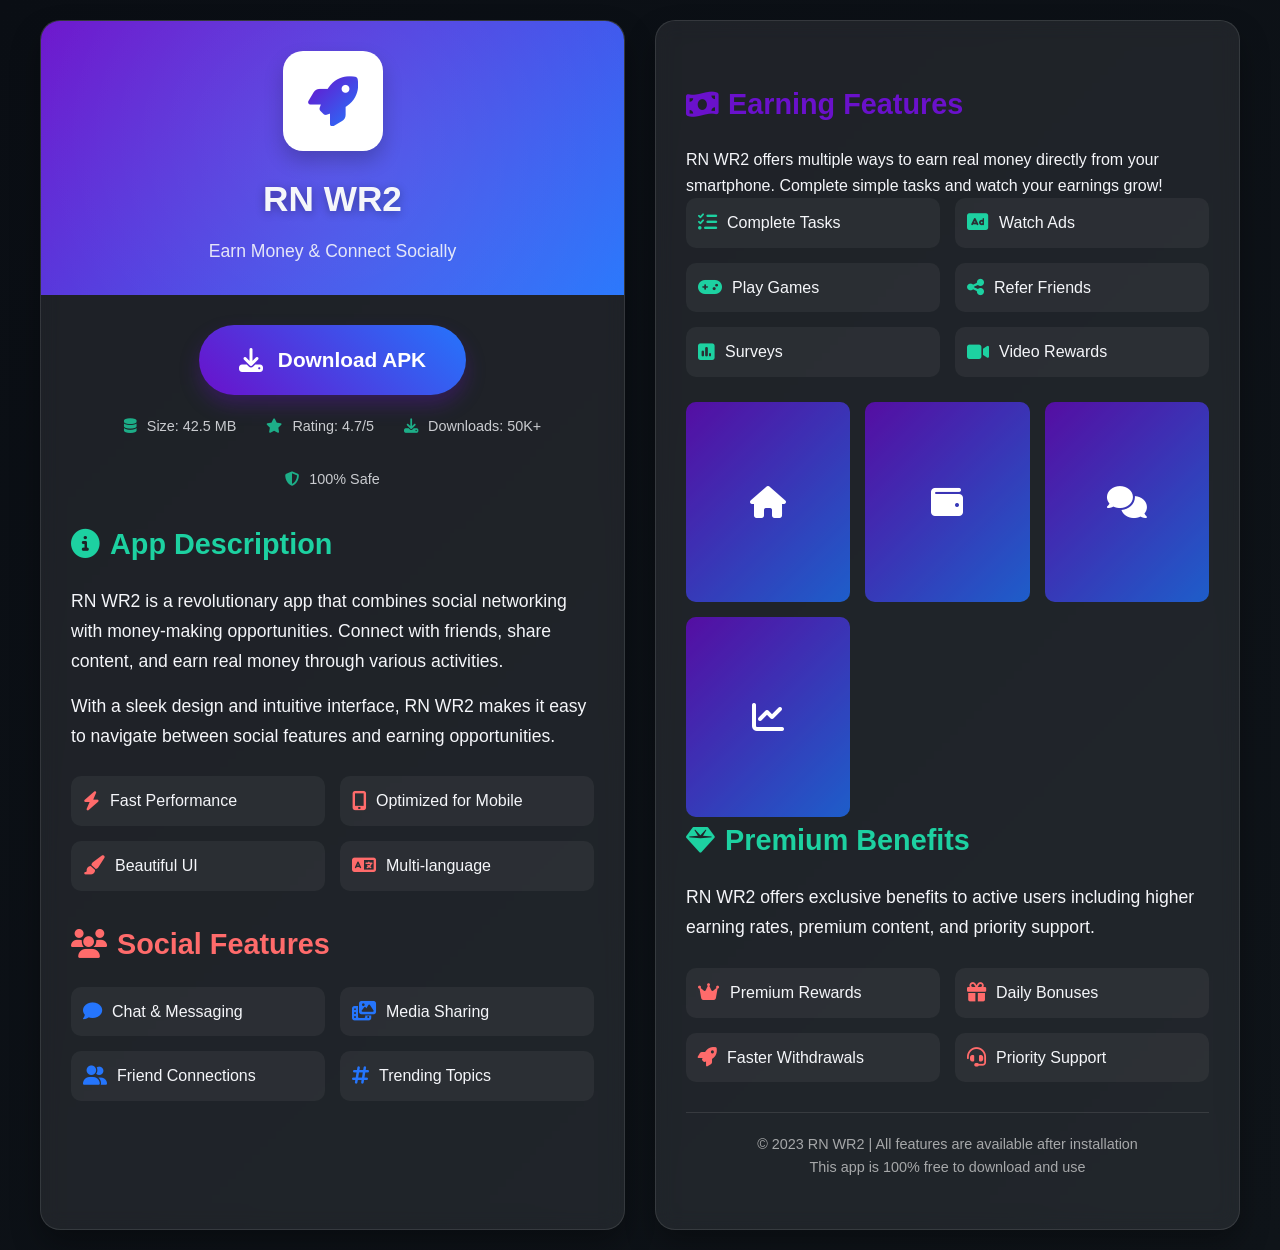
<file: index.html>
<!DOCTYPE html>
<html lang="en">
<head>
    <meta charset="UTF-8">
    <meta name="viewport" content="width=device-width, initial-scale=1.0">
    <title>RN WR2 - Earning & Social Media App</title>
    <link rel="stylesheet" href="https://cdnjs.cloudflare.com/ajax/libs/font-awesome/6.4.0/css/all.min.css">
    <style>
        * {
            margin: 0;
            padding: 0;
            box-sizing: border-box;
            font-family: 'Segoe UI', Tahoma, Geneva, Verdana, sans-serif;
        }

        :root {
            --primary: #6a11cb;
            --secondary: #2575fc;
            --accent: #ff6b6b;
            --success: #1dd1a1;
            --dark: #0f1419;
            --darker: #0a0e14;
            --light: #f5f6fa;
            --card-bg: rgba(255, 255, 255, 0.08);
        }

        body {
            background: linear-gradient(135deg, var(--darker), var(--dark));
            color: var(--light);
            min-height: 100vh;
            display: flex;
            justify-content: center;
            align-items: center;
            padding: 20px;
            line-height: 1.6;
        }

        .container {
            max-width: 1200px;
            width: 100%;
            display: grid;
            grid-template-columns: 1fr 1fr;
            gap: 30px;
            animation: fadeIn 1s ease;
        }

        @media (max-width: 900px) {
            .container {
                grid-template-columns: 1fr;
                gap: 20px;
            }
        }

        .card {
            background: var(--card-bg);
            border-radius: 20px;
            overflow: hidden;
            box-shadow: 0 15px 30px rgba(0, 0, 0, 0.3);
            backdrop-filter: blur(10px);
            border: 1px solid rgba(255, 255, 255, 0.1);
            transition: transform 0.3s ease;
        }

        .card:hover {
            transform: translateY(-5px);
        }

        .app-header {
            background: linear-gradient(135deg, var(--primary), var(--secondary));
            padding: 30px;
            text-align: center;
            position: relative;
            overflow: hidden;
        }

        .app-header::before {
            content: '';
            position: absolute;
            top: -50%;
            left: -50%;
            width: 200%;
            height: 200%;
            background: radial-gradient(circle, rgba(255, 255, 255, 0.1) 0%, transparent 70%);
            animation: rotate 15s linear infinite;
        }

        .app-icon {
            width: 100px;
            height: 100px;
            background: white;
            border-radius: 20px;
            display: flex;
            align-items: center;
            justify-content: center;
            margin: 0 auto 20px;
            box-shadow: 0 10px 20px rgba(0, 0, 0, 0.2);
            position: relative;
            z-index: 2;
            animation: bounce 2s infinite;
        }

        .app-icon i {
            font-size: 50px;
            background: linear-gradient(135deg, var(--primary), var(--secondary));
            -webkit-background-clip: text;
            background-clip: text;
            color: transparent;
        }

        .app-title {
            font-size: 2.2rem;
            margin-bottom: 10px;
            position: relative;
            z-index: 2;
            text-shadow: 0 2px 10px rgba(0, 0, 0, 0.3);
        }

        .app-subtitle {
            font-size: 1.1rem;
            opacity: 0.9;
            position: relative;
            z-index: 2;
        }

        .content {
            padding: 30px;
        }

        .download-section {
            text-align: center;
            margin-bottom: 30px;
        }

        .download-btn {
            display: inline-flex;
            align-items: center;
            gap: 15px;
            padding: 18px 40px;
            background: linear-gradient(45deg, var(--primary), var(--secondary));
            color: white;
            border-radius: 50px;
            text-decoration: none;
            font-weight: bold;
            font-size: 1.3rem;
            box-shadow: 0 10px 20px rgba(106, 17, 203, 0.3);
            transition: all 0.4s ease;
            position: relative;
            overflow: hidden;
            animation: pulse 2s infinite;
        }

        .download-btn:hover {
            transform: translateY(-5px);
            box-shadow: 0 15px 30px rgba(106, 17, 203, 0.5);
        }

        .download-btn:active {
            transform: translateY(0);
        }

        .download-btn::after {
            content: '';
            position: absolute;
            top: 0;
            left: -100%;
            width: 100%;
            height: 100%;
            background: linear-gradient(90deg, transparent, rgba(255, 255, 255, 0.2), transparent);
            transition: 0.5s;
        }

        .download-btn:hover::after {
            left: 100%;
        }

        .download-btn i {
            font-size: 1.5rem;
        }

        .file-info {
            display: flex;
            justify-content: center;
            gap: 30px;
            margin-top: 20px;
            flex-wrap: wrap;
        }

        .info-item {
            display: flex;
            align-items: center;
            gap: 10px;
            font-size: 0.9rem;
            color: var(--light);
            opacity: 0.8;
        }

        .info-item i {
            color: var(--success);
        }

        .description {
            margin-bottom: 30px;
        }

        .description h2 {
            font-size: 1.8rem;
            margin-bottom: 20px;
            color: var(--success);
            display: flex;
            align-items: center;
            gap: 10px;
        }

        .description p {
            line-height: 1.7;
            margin-bottom: 15px;
            font-size: 1.1rem;
        }

        .features {
            display: grid;
            grid-template-columns: repeat(auto-fit, minmax(200px, 1fr));
            gap: 15px;
            margin-top: 25px;
        }

        .feature {
            display: flex;
            align-items: center;
            gap: 10px;
            padding: 12px;
            background: rgba(255, 255, 255, 0.05);
            border-radius: 10px;
            transition: all 0.3s ease;
        }

        .feature:hover {
            background: rgba(255, 255, 255, 0.1);
            transform: translateX(5px);
        }

        .feature i {
            color: var(--accent);
            font-size: 1.2rem;
        }

        .social-section {
            margin-top: 30px;
        }

        .social-section h2 {
            font-size: 1.8rem;
            margin-bottom: 20px;
            color: var(--accent);
            display: flex;
            align-items: center;
            gap: 10px;
        }

        .social-features {
            display: grid;
            grid-template-columns: repeat(auto-fit, minmax(200px, 1fr));
            gap: 15px;
        }

        .social-feature {
            display: flex;
            align-items: center;
            gap: 10px;
            padding: 12px;
            background: rgba(255, 255, 255, 0.05);
            border-radius: 10px;
            transition: all 0.3s ease;
        }

        .social-feature:hover {
            background: rgba(255, 255, 255, 0.1);
            transform: translateX(5px);
        }

        .social-feature i {
            color: var(--secondary);
            font-size: 1.2rem;
        }

        .earn-section {
            margin-top: 30px;
        }

        .earn-section h2 {
            font-size: 1.8rem;
            margin-bottom: 20px;
            color: var(--primary);
            display: flex;
            align-items: center;
            gap: 10px;
        }

        .earn-features {
            display: grid;
            grid-template-columns: repeat(auto-fit, minmax(200px, 1fr));
            gap: 15px;
        }

        .earn-feature {
            display: flex;
            align-items: center;
            gap: 10px;
            padding: 12px;
            background: rgba(255, 255, 255, 0.05);
            border-radius: 10px;
            transition: all 0.3s ease;
        }

        .earn-feature:hover {
            background: rgba(255, 255, 255, 0.1);
            transform: translateX(5px);
        }

        .earn-feature i {
            color: var(--success);
            font-size: 1.2rem;
        }

        .screenshots {
            display: grid;
            grid-template-columns: repeat(auto-fit, minmax(150px, 1fr));
            gap: 15px;
            margin-top: 25px;
        }

        .screenshot {
            background: linear-gradient(135deg, var(--primary), var(--secondary));
            border-radius: 10px;
            height: 200px;
            display: flex;
            align-items: center;
            justify-content: center;
            color: white;
            font-weight: bold;
            transition: all 0.3s ease;
            position: relative;
            overflow: hidden;
        }

        .screenshot:hover {
            transform: scale(1.05);
        }

        .screenshot::before {
            content: '';
            position: absolute;
            top: 0;
            left: 0;
            width: 100%;
            height: 100%;
            background: rgba(0, 0, 0, 0.2);
        }

        .screenshot i {
            font-size: 2rem;
            z-index: 2;
            position: relative;
        }

        .footer {
            text-align: center;
            padding: 20px;
            border-top: 1px solid rgba(255, 255, 255, 0.1);
            font-size: 0.9rem;
            color: rgba(255, 255, 255, 0.6);
            margin-top: 30px;
        }

        /* Animations */
        @keyframes fadeIn {
            from { opacity: 0; transform: translateY(20px); }
            to { opacity: 1; transform: translateY(0); }
        }

        @keyframes bounce {
            0%, 100% { transform: translateY(0); }
            50% { transform: translateY(-10px); }
        }

        @keyframes pulse {
            0%, 100% { transform: scale(1); }
            50% { transform: scale(1.05); }
        }

        @keyframes rotate {
            from { transform: rotate(0deg); }
            to { transform: rotate(360deg); }
        }

        /* Responsive */
        @media (max-width: 600px) {
            .app-title {
                font-size: 1.8rem;
            }
            
            .content {
                padding: 20px;
            }
            
            .download-btn {
                padding: 15px 30px;
                font-size: 1.1rem;
            }
            
            .features, .social-features, .earn-features {
                grid-template-columns: 1fr;
            }
            
            .screenshots {
                grid-template-columns: repeat(2, 1fr);
            }
        }
    </style>
</head>
<body>
    <div class="container">
        <div class="card">
            <div class="app-header">
                <div class="app-icon">
                    <i class="fas fa-rocket"></i>
                </div>
                <h1 class="app-title">RN WR2</h1>
                <p class="app-subtitle">Earn Money & Connect Socially</p>
            </div>
            
            <div class="content">
                <div class="download-section">
                    <a href="https://github.com/Devlovpraja07/Devlovp_Raja07/releases/download/Apk/base.apk" class="download-btn" id="downloadBtn">
                        <i class="fas fa-download"></i>
                        Download APK
                    </a>
                    
                    <div class="file-info">
                        <div class="info-item">
                            <i class="fas fa-database"></i>
                            <span>Size: 42.5 MB</span>
                        </div>
                        <div class="info-item">
                            <i class="fas fa-star"></i>
                            <span>Rating: 4.7/5</span>
                        </div>
                        <div class="info-item">
                            <i class="fas fa-download"></i>
                            <span>Downloads: 50K+</span>
                        </div>
                        <div class="info-item">
                            <i class="fas fa-shield-alt"></i>
                            <span>100% Safe</span>
                        </div>
                    </div>
                </div>
                
                <div class="description">
                    <h2><i class="fas fa-info-circle"></i> App Description</h2>
                    <p>RN WR2 is a revolutionary app that combines social networking with money-making opportunities. Connect with friends, share content, and earn real money through various activities.</p>
                    <p>With a sleek design and intuitive interface, RN WR2 makes it easy to navigate between social features and earning opportunities.</p>
                    
                    <div class="features">
                        <div class="feature">
                            <i class="fas fa-bolt"></i>
                            <span>Fast Performance</span>
                        </div>
                        <div class="feature">
                            <i class="fas fa-mobile-alt"></i>
                            <span>Optimized for Mobile</span>
                        </div>
                        <div class="feature">
                            <i class="fas fa-paint-brush"></i>
                            <span>Beautiful UI</span>
                        </div>
                        <div class="feature">
                            <i class="fas fa-language"></i>
                            <span>Multi-language</span>
                        </div>
                    </div>
                </div>
                
                <div class="social-section">
                    <h2><i class="fas fa-users"></i> Social Features</h2>
                    <div class="social-features">
                        <div class="social-feature">
                            <i class="fas fa-comment"></i>
                            <span>Chat & Messaging</span>
                        </div>
                        <div class="social-feature">
                            <i class="fas fa-photo-video"></i>
                            <span>Media Sharing</span>
                        </div>
                        <div class="social-feature">
                            <i class="fas fa-user-friends"></i>
                            <span>Friend Connections</span>
                        </div>
                        <div class="social-feature">
                            <i class="fas fa-hashtag"></i>
                            <span>Trending Topics</span>
                        </div>
                    </div>
                </div>
            </div>
        </div>
        
        <div class="card">
            <div class="content">
                <div class="earn-section">
                    <h2><i class="fas fa-money-bill-wave"></i> Earning Features</h2>
                    <p>RN WR2 offers multiple ways to earn real money directly from your smartphone. Complete simple tasks and watch your earnings grow!</p>
                    
                    <div class="earn-features">
                        <div class="earn-feature">
                            <i class="fas fa-tasks"></i>
                            <span>Complete Tasks</span>
                        </div>
                        <div class="earn-feature">
                            <i class="fas fa-ad"></i>
                            <span>Watch Ads</span>
                        </div>
                        <div class="earn-feature">
                            <i class="fas fa-gamepad"></i>
                            <span>Play Games</span>
                        </div>
                        <div class="earn-feature">
                            <i class="fas fa-share-alt"></i>
                            <span>Refer Friends</span>
                        </div>
                        <div class="earn-feature">
                            <i class="fas fa-poll"></i>
                            <span>Surveys</span>
                        </div>
                        <div class="earn-feature">
                            <i class="fas fa-video"></i>
                            <span>Video Rewards</span>
                        </div>
                    </div>
                </div>
                
                <div class="screenshots">
                    <div class="screenshot">
                        <i class="fas fa-home"></i>
                    </div>
                    <div class="screenshot">
                        <i class="fas fa-wallet"></i>
                    </div>
                    <div class="screenshot">
                        <i class="fas fa-comments"></i>
                    </div>
                    <div class="screenshot">
                        <i class="fas fa-chart-line"></i>
                    </div>
                </div>
                
                <div class="description">
                    <h2><i class="fas fa-gem"></i> Premium Benefits</h2>
                    <p>RN WR2 offers exclusive benefits to active users including higher earning rates, premium content, and priority support.</p>
                    
                    <div class="features">
                        <div class="feature">
                            <i class="fas fa-crown"></i>
                            <span>Premium Rewards</span>
                        </div>
                        <div class="feature">
                            <i class="fas fa-gift"></i>
                            <span>Daily Bonuses</span>
                        </div>
                        <div class="feature">
                            <i class="fas fa-rocket"></i>
                            <span>Faster Withdrawals</span>
                        </div>
                        <div class="feature">
                            <i class="fas fa-headset"></i>
                            <span>Priority Support</span>
                        </div>
                    </div>
                </div>
                
                <div class="footer">
                    <p>© 2023 RN WR2 | All features are available after installation</p>
                    <p>This app is 100% free to download and use</p>
                </div>
            </div>
        </div>
    </div>

    <script>
        // Download button animation
        const downloadBtn = document.getElementById('downloadBtn');
        
        downloadBtn.addEventListener('click', function(e) {
            // Only add animation if it's not already downloading
            if (!this.classList.contains('downloading')) {
                e.preventDefault();
                
                // Change button text and style
                const originalHTML = this.innerHTML;
                this.innerHTML = '<i class="fas fa-spinner fa-spin"></i> Downloading...';
                this.style.background = 'linear-gradient(45deg, #ff6b6b, #ff8e8e)';
                this.style.boxShadow = '0 10px 20px rgba(255, 107, 107, 0.3)';
                this.classList.remove('pulse');
                this.classList.add('downloading');
                
                // Actually start the download after a brief animation
                setTimeout(() => {
                    window.location.href = this.href;
                    
                    // Reset button after 3 seconds (in case download doesn't start)
                    setTimeout(() => {
                        this.innerHTML = originalHTML;
                        this.style.background = 'linear-gradient(45deg, var(--primary), var(--secondary))';
                        this.style.boxShadow = '0 10px 20px rgba(106, 17, 203, 0.3)';
                        this.classList.add('pulse');
                        this.classList.remove('downloading');
                    }, 3000);
                }, 1500);
            }
        });
        
        // Add animation to features on scroll
        const observerOptions = {
            threshold: 0.1,
            rootMargin: '0px 0px -50px 0px'
        };

        const observer = new IntersectionObserver((entries) => {
            entries.forEach(entry => {
                if (entry.isIntersecting) {
                    entry.target.style.opacity = '1';
                    entry.target.style.transform = 'translateY(0)';
                    observer.unobserve(entry.target);
                }
            });
        }, observerOptions);

        // Observe all features and social features
        document.querySelectorAll('.feature, .social-feature, .earn-feature').forEach(item => {
            item.style.opacity = '0';
            item.style.transform = 'translateY(20px)';
            item.style.transition = 'opacity 0.5s ease, transform 0.5s ease';
            observer.observe(item);
        });
    </script>
</body>
</html>
</file>
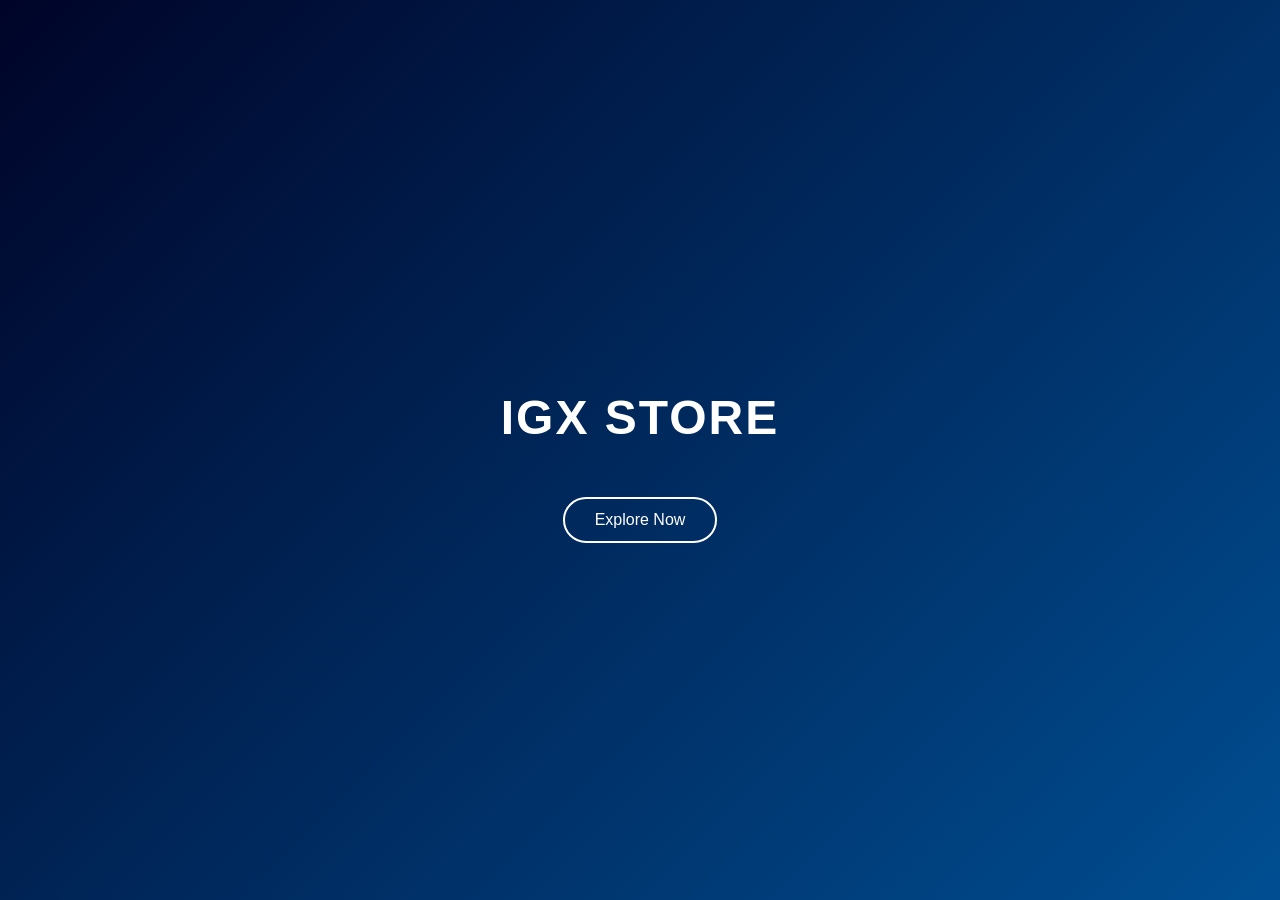
<file: index (1).html>
<!DOCTYPE html>
<html lang="en">
<head>
  <meta charset="UTF-8" />
  <meta name="viewport" content="width=device-width, initial-scale=1.0"/>
  <title>IGX STORE</title>
  <style>
    body {
      margin: 0;
      padding: 0;
      font-family: 'Segoe UI', sans-serif;
      background: linear-gradient(135deg, #000428, #004e92); /* Black to Blue */
      color: white;
      display: flex;
      flex-direction: column;
      align-items: center;
      justify-content: center;
      height: 100vh;
      text-align: center;
    }

    h1 {
      font-size: 3em;
      letter-spacing: 2px;
      animation: glow 2s ease-in-out infinite alternate;
      cursor: pointer;
    }

    @keyframes glow {
      from {
        text-shadow: 0 0 10px #00f, 0 0 20px #00f;
      }
      to {
        text-shadow: 0 0 20px #0ff, 0 0 40px #0ff;
      }
    }

    .btn {
      margin-top: 20px;
      padding: 12px 30px;
      font-size: 1em;
      color: #fff;
      background: transparent;
      border: 2px solid #fff;
      border-radius: 30px;
      transition: 0.3s ease;
    }

    .btn:hover {
      background: white;
      color: #004e92;
      transform: scale(1.05);
    }
  </style>
</head>
<body>
  <h1 onclick="window.location.href='#';">IGX STORE</h1>
  <button class="btn" onclick="alert('Welcome to IGX STORE!')">Explore Now</button>
</body>
</html>
</file>
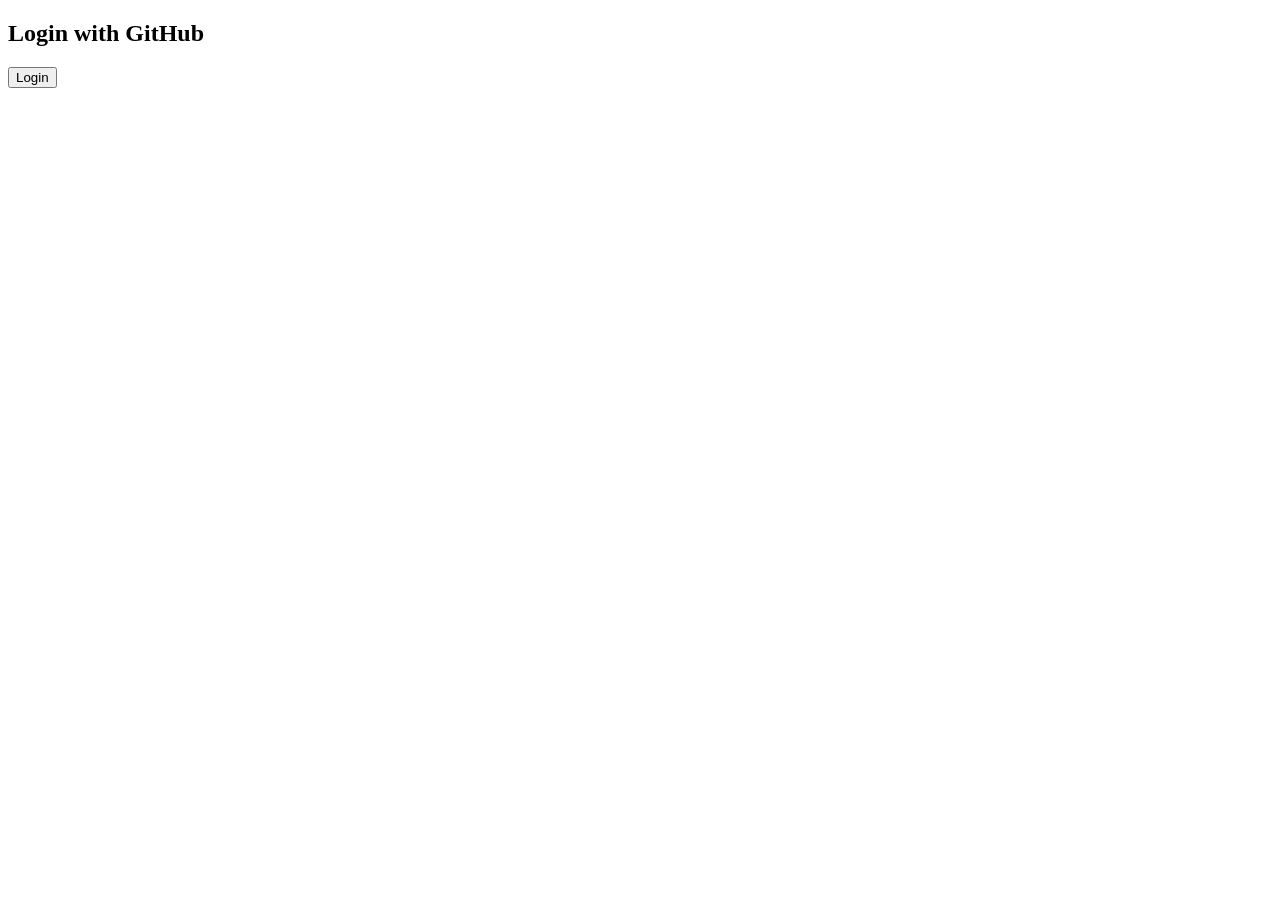
<file: login.html>
<!DOCTYPE html>
<html>
<head>
  <meta charset="utf-8"/>
  <title>GitHub Login</title>
</head>
<body>
  <h2>Login with GitHub</h2>
  <button id="login">Login</button>

  <script>
    const CLIENT_ID = "Ov23lisRwic3z0VX2i71";
    const REDIRECT_URI = "https://rn-gfx.vercel.app/auth.html";

    document.getElementById("login").onclick = () => {
      window.location.href = 
        `https://github.com/login/oauth/authorize?client_id=${CLIENT_ID}&redirect_uri=${REDIRECT_URI}&scope=user`;
    };
  </script>
</body>
</html>
</file>
